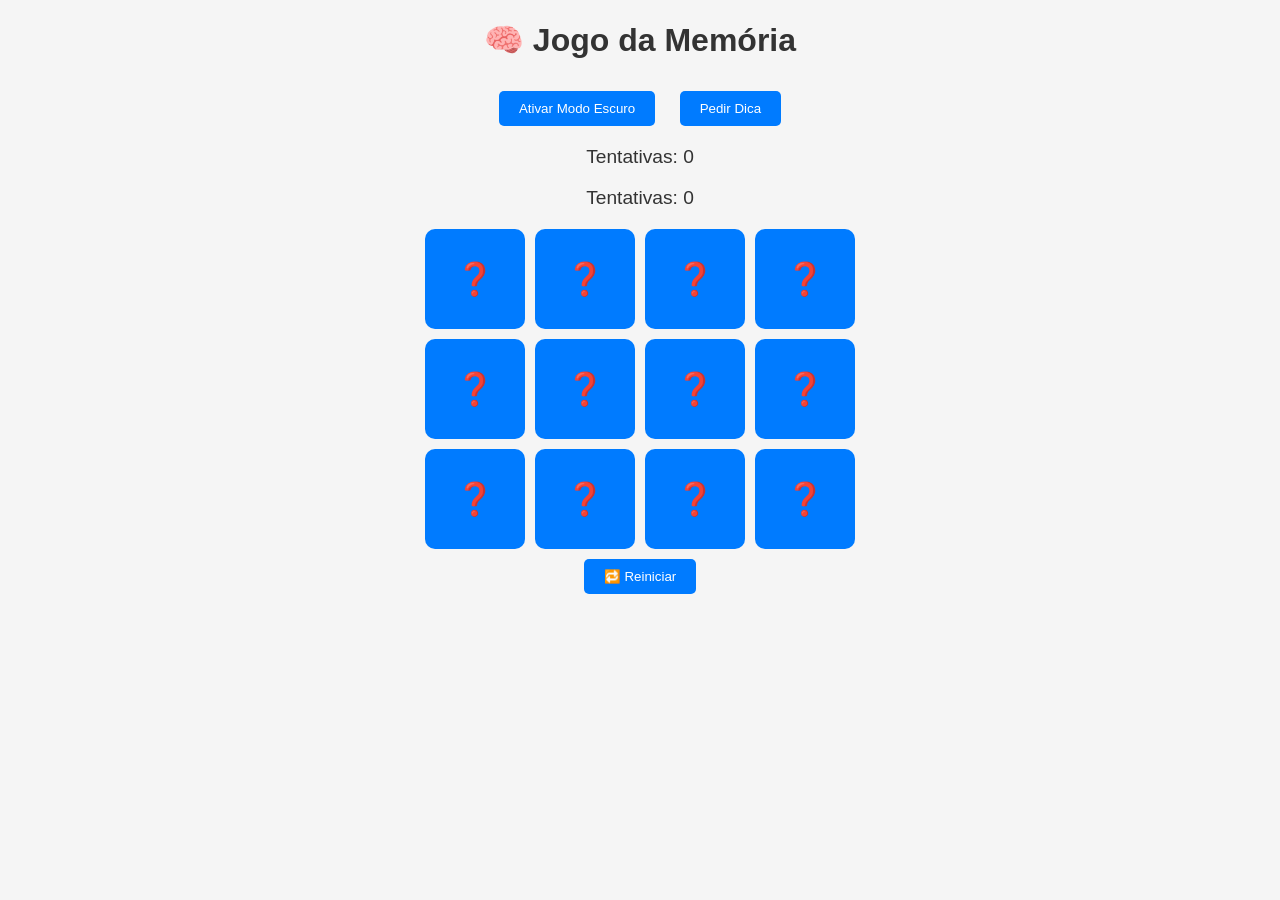
<file: 1.Jogo-da-memória/index.html>
<!DOCTYPE html>
<html lang="pt-BR">
<head>
  <meta charset="UTF-8">
  <meta name="viewport" content="width=device-width, initial-scale=1.0">
  <title>Jogo da Memória</title>
  <link rel="stylesheet" href="style.css">
</head>
<body>
  <h1>🧠 Jogo da Memória</h1>
  <div class="controls">
    <button id="btn-tema">Ativar Modo Escuro</button>
    <button id="btn-dica">Pedir Dica</button>
    <p id="placar">Tentativas Restantes: 20</p>
  </div>
  <div class="placar">
    <p id="placar">Tentativas: 0</p>
    <p id="mensagem"></p>
  </div>
  <div class="game-board" id="tabuleiro"></div>
  <button id="btn-reiniciar">🔁 Reiniciar</button>

  <script src="script.js"></script>
</body>
</html>
</file>
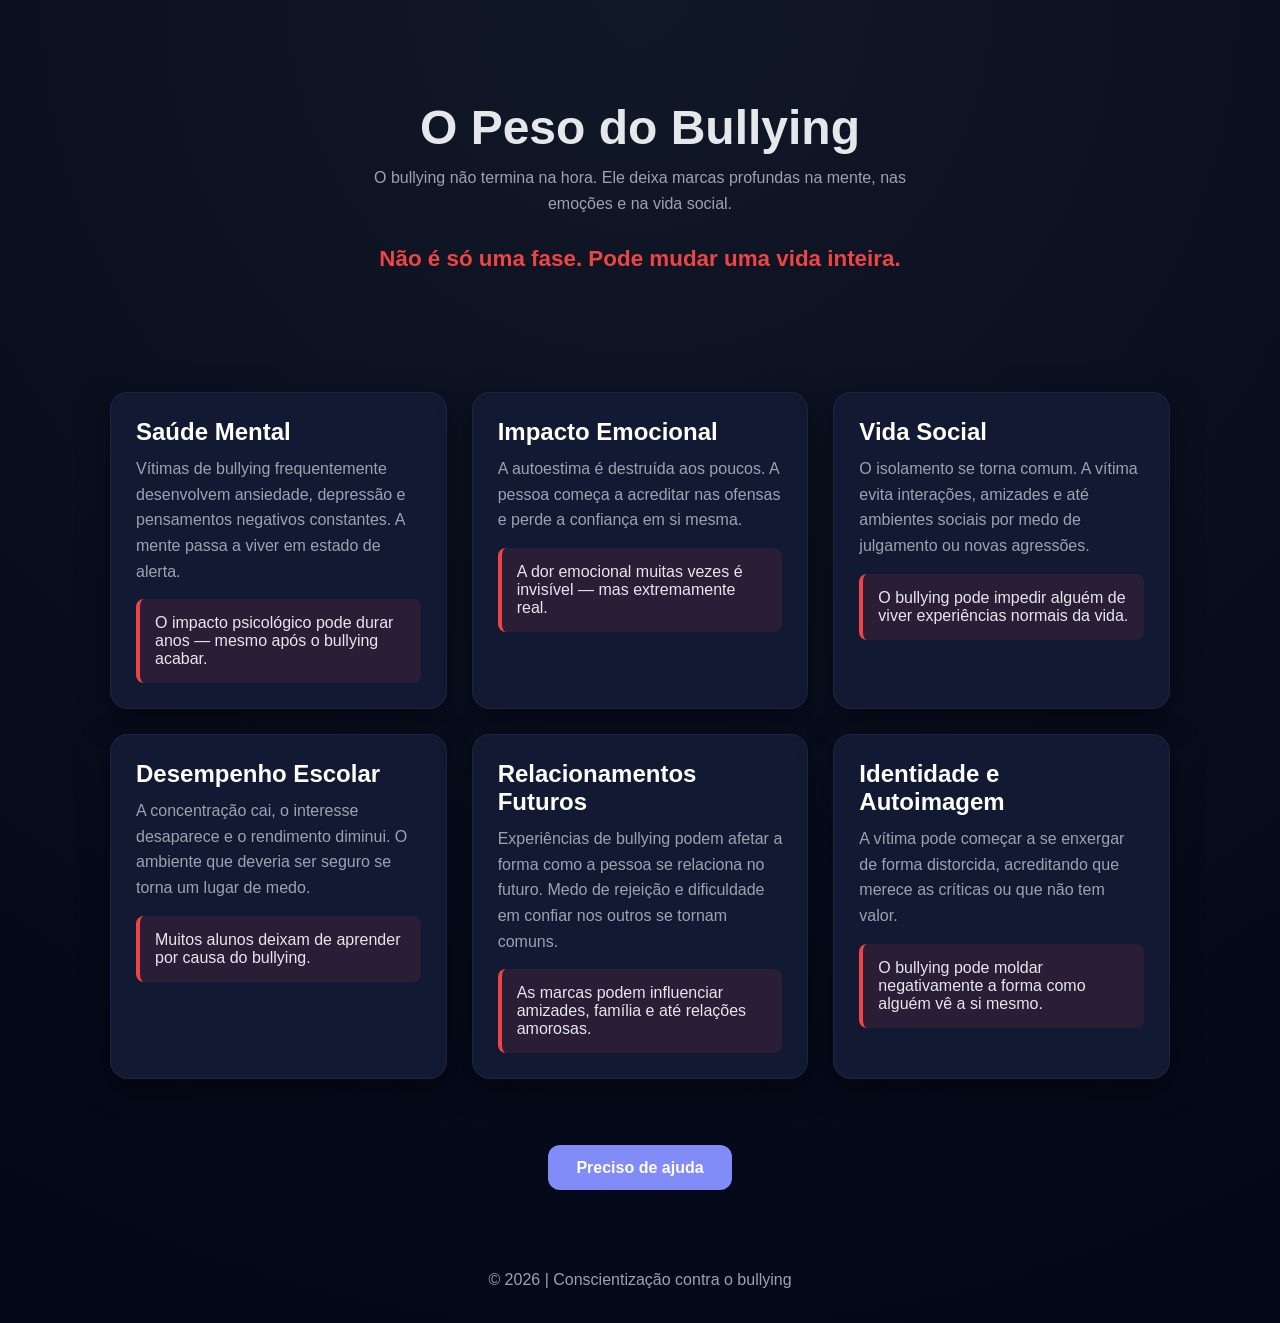
<file: 2.O-peso-do-bullying/index.html>
<!DOCTYPE html><html lang="pt-br">
<head>
<meta charset="UTF-8">
<meta name="viewport" content="width=device-width, initial-scale=1.0">
<title>Consequências do Bullying</title><style>
:root {
    --bg: #0b1020;
    --card: #121a33;
    --primary: #818cf8;
    --danger: #ef4444;
    --text: #e5e7eb;
}

* { margin:0; padding:0; box-sizing:border-box; font-family: Arial, sans-serif; }

body { background: radial-gradient(circle at top, #111827, #020617); color: var(--text); }

header {
    text-align:center;
    padding: 100px 20px 60px;
}

header h1 {
    font-size: 3rem;
    margin-bottom: 10px;
}

header p {
    color:#9ca3af;
    max-width:600px;
    margin:auto;
}

.hero-impact {
    text-align:center;
    margin-top:30px;
    font-size:1.4rem;
    color: var(--danger);
    font-weight:bold;
}

.container {
    max-width: 1100px;
    margin: 40px auto;
    padding: 20px;
    display:grid;
    grid-template-columns: repeat(auto-fit, minmax(280px,1fr));
    gap:25px;
}

.card {
    background: var(--card);
    padding:25px;
    border-radius:18px;
    border: 1px solid rgba(255,255,255,0.05);
    box-shadow: 0 10px 30px rgba(0,0,0,0.5);
    transition: all 0.3s;
    opacity:0;
    transform: translateY(30px);
}

.card.show { opacity:1; transform: translateY(0); }

.card:hover {
    transform: translateY(-10px);
    border-color: rgba(129,140,248,0.5);
}

h2 { color:white; margin-bottom:10px; }

p { color:#9ca3af; line-height:1.6; }

.highlight {
    margin-top:15px;
    padding:15px;
    border-left:4px solid var(--danger);
    background: rgba(239,68,68,0.1);
    border-radius:8px;
}

.cta {
    text-align:center;
    margin: 60px 20px;
}

.button {
    padding:14px 28px;
    background: var(--primary);
    border-radius:12px;
    color:white;
    text-decoration:none;
    font-weight:bold;
    transition: all 0.3s;
}

.button:hover {
    box-shadow: 0 0 20px rgba(129,140,248,0.8);
    transform: scale(1.05);
}

footer {
    text-align:center;
    padding:30px;
    color:#6b7280;
}

</style></head><body><header>
    <h1>O Peso do Bullying</h1>
    <p>O bullying não termina na hora. Ele deixa marcas profundas na mente, nas emoções e na vida social.</p>
    <div class="hero-impact">Não é só uma fase. Pode mudar uma vida inteira.</div>
</header><div class="container"><div class="card">
    <h2>Saúde Mental</h2>
    <p>
        Vítimas de bullying frequentemente desenvolvem ansiedade, depressão e pensamentos negativos constantes.
        A mente passa a viver em estado de alerta.
    </p>
    <div class="highlight">
        O impacto psicológico pode durar anos — mesmo após o bullying acabar.
    </div>
</div>

<div class="card">
    <h2>Impacto Emocional</h2>
    <p>
        A autoestima é destruída aos poucos. A pessoa começa a acreditar nas ofensas
        e perde a confiança em si mesma.
    </p>
    <div class="highlight">
        A dor emocional muitas vezes é invisível — mas extremamente real.
    </div>
</div>

<div class="card">
    <h2>Vida Social</h2>
    <p>
        O isolamento se torna comum. A vítima evita interações, amizades e até ambientes sociais
        por medo de julgamento ou novas agressões.
    </p>
    <div class="highlight">
        O bullying pode impedir alguém de viver experiências normais da vida.
    </div>
</div>

<div class="card">
    <h2>Desempenho Escolar</h2>
    <p>
        A concentração cai, o interesse desaparece e o rendimento diminui.
        O ambiente que deveria ser seguro se torna um lugar de medo.
    </p>
    <div class="highlight">
        Muitos alunos deixam de aprender por causa do bullying.
    </div>
</div>

<div class="card">
    <h2>Relacionamentos Futuros</h2>
    <p>
        Experiências de bullying podem afetar a forma como a pessoa se relaciona no futuro.
        Medo de rejeição e dificuldade em confiar nos outros se tornam comuns.
    </p>
    <div class="highlight">
        As marcas podem influenciar amizades, família e até relações amorosas.
    </div>
</div>

<div class="card">
    <h2>Identidade e Autoimagem</h2>
    <p>
        A vítima pode começar a se enxergar de forma distorcida,
        acreditando que merece as críticas ou que não tem valor.
    </p>
    <div class="highlight">
        O bullying pode moldar negativamente a forma como alguém vê a si mesmo.
    </div>
</div>

</div><div class="cta">
    <a href="https://www.gov.br/pt-br/servicos/denunciar-violacoes-de-direitos-humanos" target="_blank" class="button">
        Preciso de ajuda
    </a>
</div><footer>
    <p>© 2026 | Conscientização contra o bullying</p>
</footer><script>
const cards = document.querySelectorAll('.card');

window.addEventListener('scroll', () => {
    cards.forEach(card => {
        const top = card.getBoundingClientRect().top;
        if (top < window.innerHeight - 50) {
            card.classList.add('show');
        }
    });
});
</script></body>
</html>
</file>
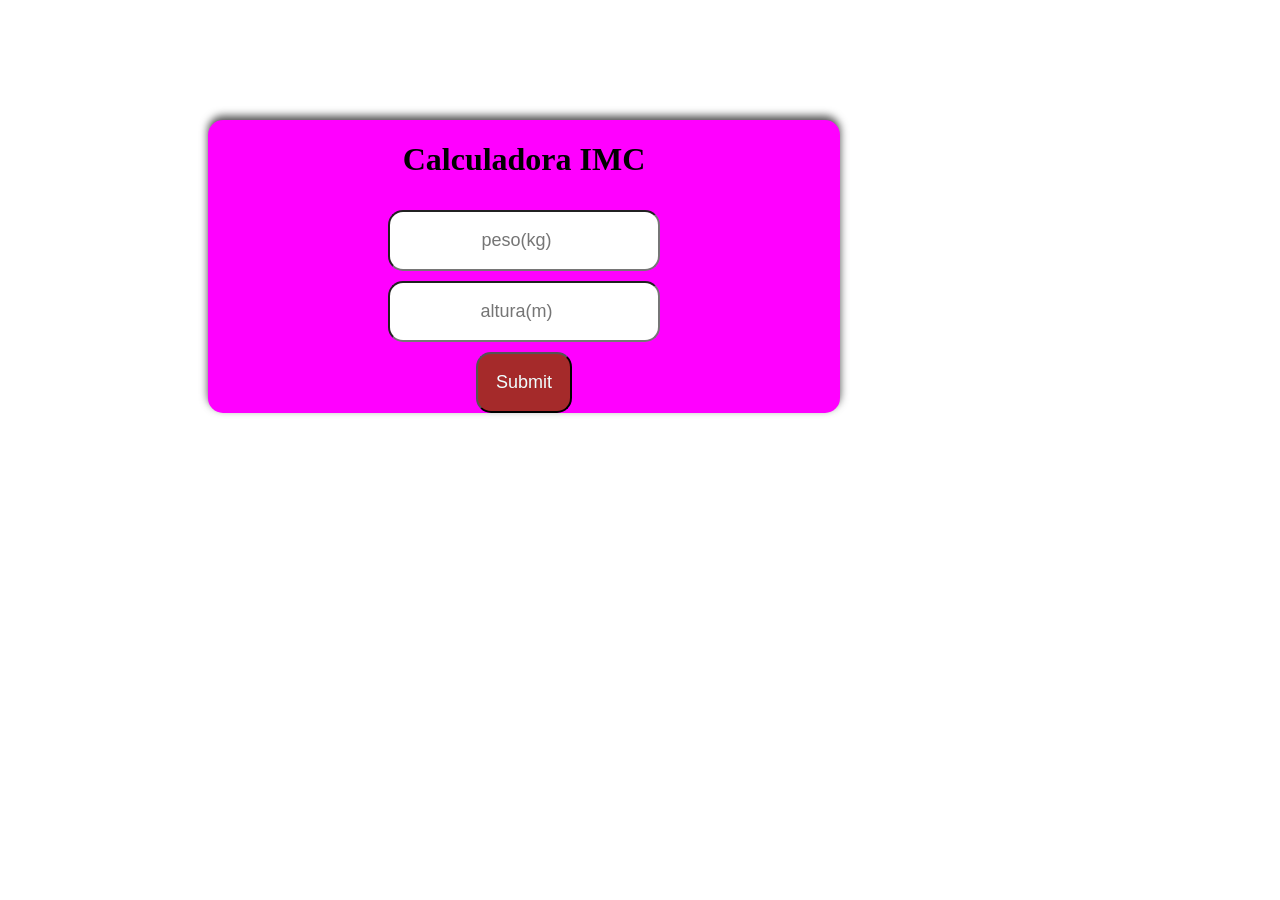
<file: 3.Calculadora-IMC/index.html>
<!DOCTYPE html>
<html lang="en">

<head>
    <meta charset="UTF-8">
    <meta name="viewport" content="width=device-width, initial-scale=1.0">
    <title>Calculadora IMC</title>
    <link rel="stylesheet" href="style.css">
</head>

<body>
        <div id="card">
            <div>
                <h1>Calculadora IMC</h1>
            </div>
            <div>
                <input type="number" placeholder="peso(kg)"id="peso">
            </div>
            <div>
                <input type="number" placeholder="altura(m)"id="altura">
            </div>
            <div>
                <input type="submit" placeholder="Calcular"id="botao">
            </div>
        </div>
    <p id="resultado"></p>
  <script src="script.js"></script>
</body>
</html>
</file>
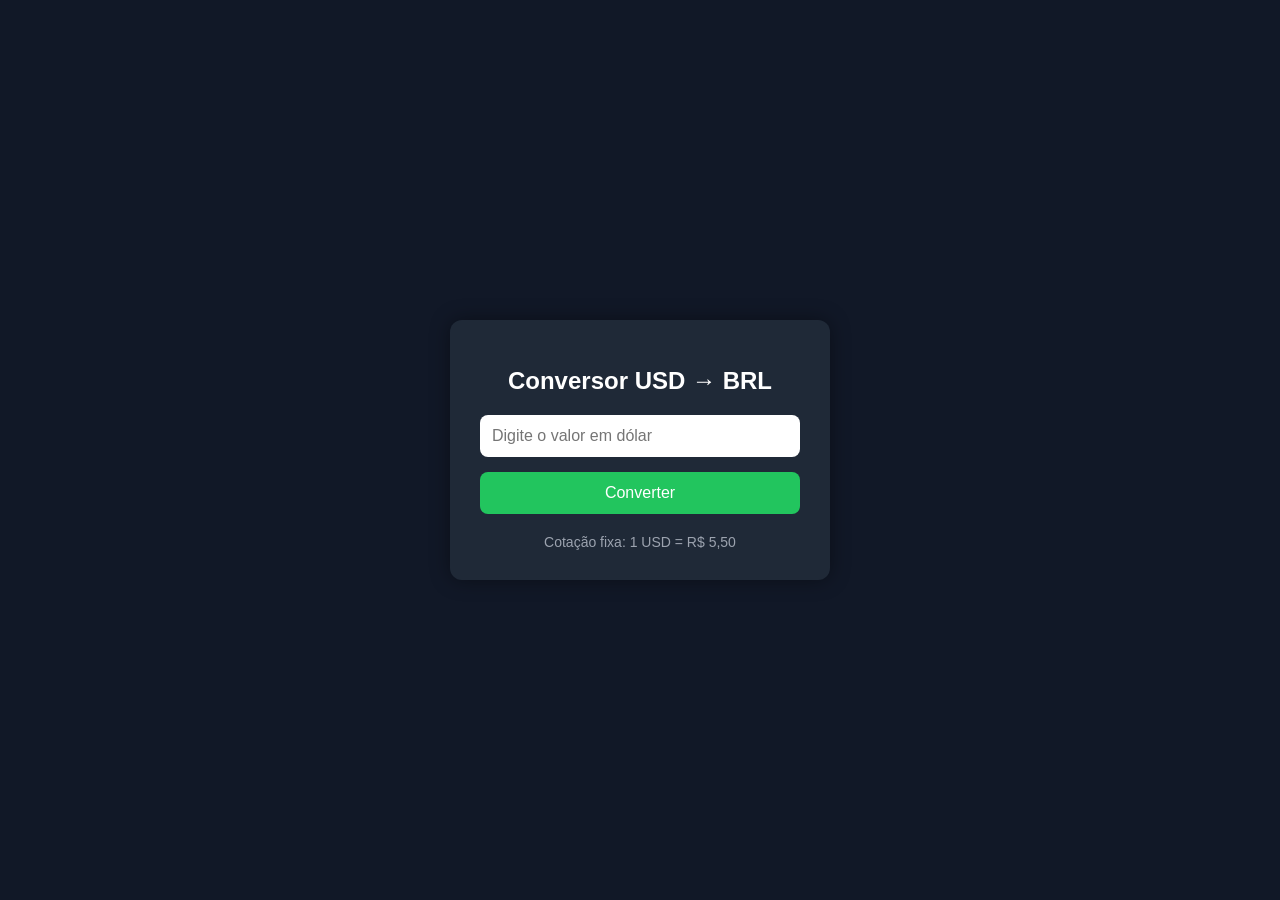
<file: 5.Conversor-de-moeda/index.html>
<!DOCTYPE html>
<html lang="pt-BR">
<head>
  <meta charset="UTF-8">
  <meta name="viewport" content="width=device-width, initial-scale=1.0">
  <title>Conversor USD → BRL</title>
  <link rel="stylesheet" href="style.css">
</head>
<body>

  <div class="container">
    <h1>Conversor USD → BRL</h1>

    <input type="number" id="dolar" placeholder="Digite o valor em dólar">

    <button onclick="converter()">
      Converter
    </button>

    <div id="resultado"></div>

    <div class="cotacao">
      Cotação fixa: 1 USD = R$ 5,50
    </div>
  </div>

  <script src="script.js"></script>

</body>
</html>
</file>
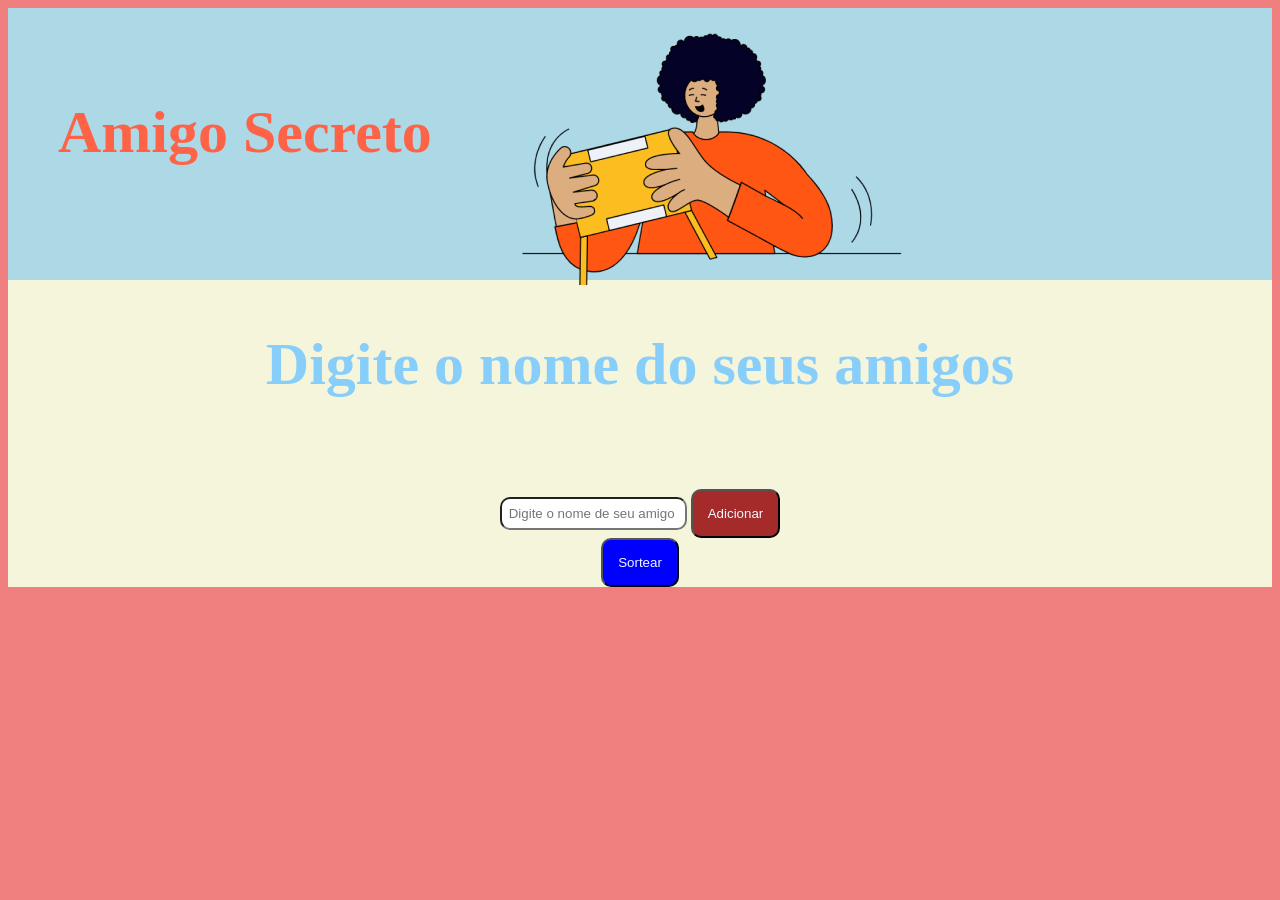
<file: 7.Amigo-secreto/index.html>
<!DOCTYPE html>
<html lang="en">
<head>
    <meta charset="UTF-8">
    <meta name="viewport" content="width=device-width, initial-scale=1.0">
    <title>Document</title>
    <link rel="stylesheet" href="style.css">
</head>
<body>
    <div>
        <div id="parte1">
<h1 id="titulo2">Amigo Secreto</h1>
<img src ="amigo-secreto.png" alt="">
        </div>
        <div id="parte2">
<h1>Digite o nome do seus amigos</h1>
<input type="text" id="amigo" placeholder="Digite o nome de seu amigo">
<input type="submit" value="Adicionar" id="botao1">
<ul id="lista"></ul>
<ul id="resultado"></ul>
<input type="submit" value="Sortear" id="botao2">
        </div>
    </div>
    <script src="index.js"></script>
</body>
</html>
</file>
<file: 1.Jogo-da-memória/style.css>
body {
  font-family: Arial, sans-serif;
  text-align: center;
  background-color: #f5f5f5;
  color: #333;
  transition: background 0.4s, color 0.4s;
}

/* Tema escuro */
body.dark-mode {
  background-color: #1e1e1e;
  color: #fff;
}

/* Botões */
button {
  margin: 10px;
  padding: 10px 20px;
  border: none;
  background-color: #007bff;
  color: white;
  border-radius: 5px;
  cursor: pointer;
  transition: background 0.3s;
}

button:hover {
  background-color: #0056b3;
}

/* Tabuleiro */
#tabuleiro {
  display: grid;
  grid-template-columns: repeat(4, 100px);
  grid-gap: 10px;
  justify-content: center;
  margin-top: 20px;
}

/* Cartas */
.carta {
  position: relative;
  width: 100px;
  height: 100px;
  perspective: 600px;
  cursor: pointer;
}

.face {
  position: absolute;
  width: 100%;
  height: 100%;
  border-radius: 10px;
  display: flex;
  justify-content: center;
  align-items: center;
  font-size: 2rem;
  backface-visibility: hidden;
  transition: transform 0.5s;
}

.frente {
  background-color: #fff;
  border: 2px solid #ccc;
  transform: rotateY(180deg);
}

.verso {
  background-color: #007bff;
  color: white;
}

/* Quando a carta vira */
.carta.virada .frente {
  transform: rotateY(0deg);
}
.carta.virada .verso {
  transform: rotateY(180deg);
}

/* Tema escuro afeta cartas */
body.dark-mode .verso {
  background-color: #444;
}
body.dark-mode .frente {
  background-color: #222;
  border-color: #555;
}

/* Placar e status */
#placar, #tentativas-restantes {
  font-size: 1.2rem;
  margin-top: 10px;
}
</file>
<file: 3.Calculadora-IMC/style.css>
#card{
    width: 50%;
    background-color: fuchsia;
    margin-left: 200px;
    margin-top: 120px;
    display: flex;
    flex-direction: column;
    text-align: center;
    border-radius: 15px;
    box-shadow: 0 -4px 8px rgba(0,0,0,0.7);
}
input{
    padding: 18px;
    margin-top: 10px;
    text-align: center;
    font-size: large;
    border-radius: 15px;
}
#botao{
    background-color: brown;
    color: azure;
    padding: 18px;
}
</file>
<file: 5.Conversor-de-moeda/style.css>
body {
      margin: 0;
      height: 100vh;
      display: flex;
      justify-content: center;
      align-items: center;
      background: #111827;
      font-family: Arial, sans-serif;
      color: white;
    }

    .container {
      background: #1f2937;
      padding: 30px;
      border-radius: 12px;
      width: 320px;
      box-shadow: 0 0 20px rgba(0,0,0,0.4);
      text-align: center;
    }

    h1 {
      margin-bottom: 20px;
      font-size: 24px;
    }

    input {
      width: 100%;
      padding: 12px;
      border: none;
      border-radius: 8px;
      margin-bottom: 15px;
      font-size: 16px;
      box-sizing: border-box;
    }

    button {
      width: 100%;
      padding: 12px;
      border: none;
      border-radius: 8px;
      background: #22c55e;
      color: white;
      font-size: 16px;
      cursor: pointer;
      transition: 0.2s;
    }

    button:hover {
      background: #16a34a;
    }

    #resultado {
      margin-top: 20px;
      font-size: 20px;
      font-weight: bold;
    }

    .cotacao {
      margin-top: 10px;
      color: #9ca3af;
      font-size: 14px;
    }
</file>
<file: 7.Amigo-secreto/style.css>
body{
    background-color: lightcoral;
}
#parte1{
    background-color: lightblue;
    display: flex;
    flex-direction: row;
    margin-bottom: -45px;
}
h1{
    color: lightskyblue;
    padding: 50px;
    font-size: 60px;
}
#titulo2{
    color: tomato;
    padding: 50px;
    font-size: 60px;
}
#parte2{
    background-color: beige;
    text-align: center;
}
input{
    padding: 7px;
    border-radius: 10px;
}
#botao1{
    background-color: brown;
    padding: 15px;
    color: aliceblue;
}
#botao2{
    background-color: blue;
    padding: 15px;
    color: aliceblue;
}
ul{
    list-style-type: aliceblue;
    padding: 0;
    margin: 0;
}
li{
    background-color: aliceblue;
    color: blue;
    padding: 15px;
}
</file>
